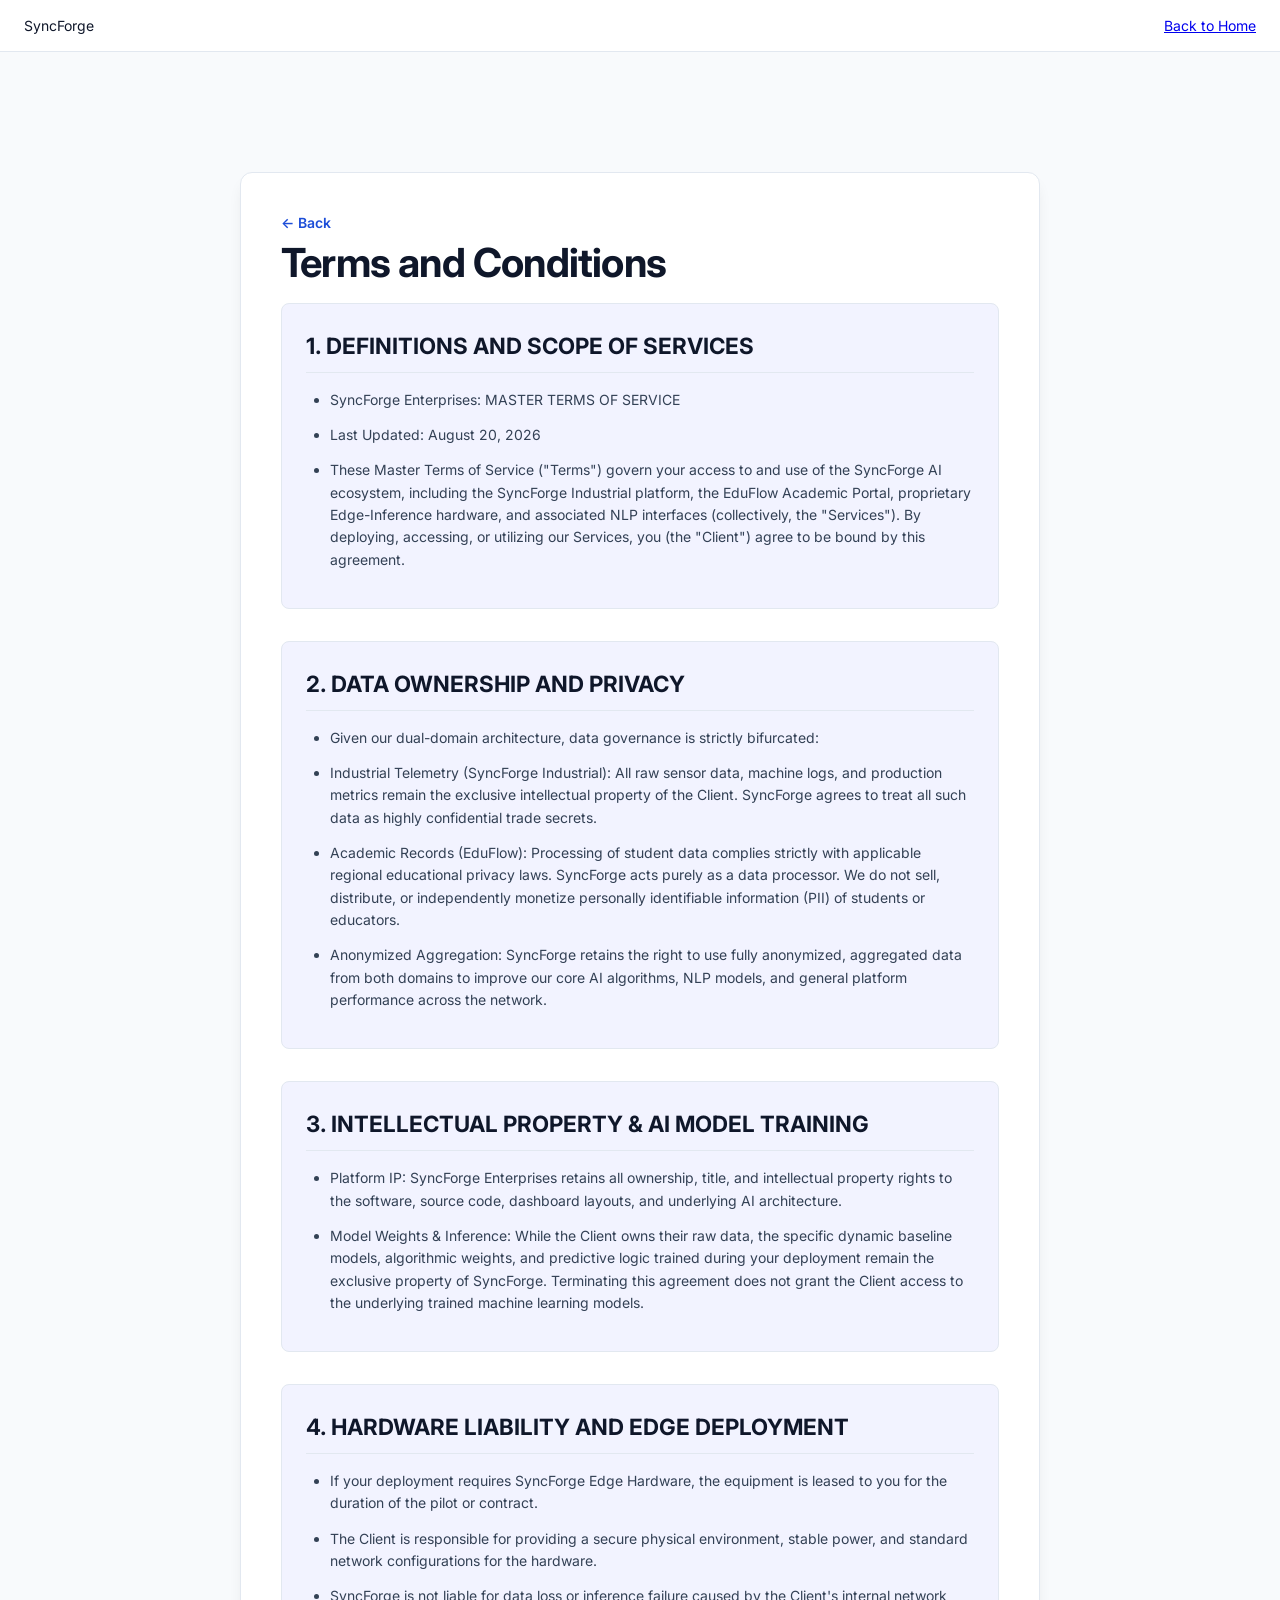
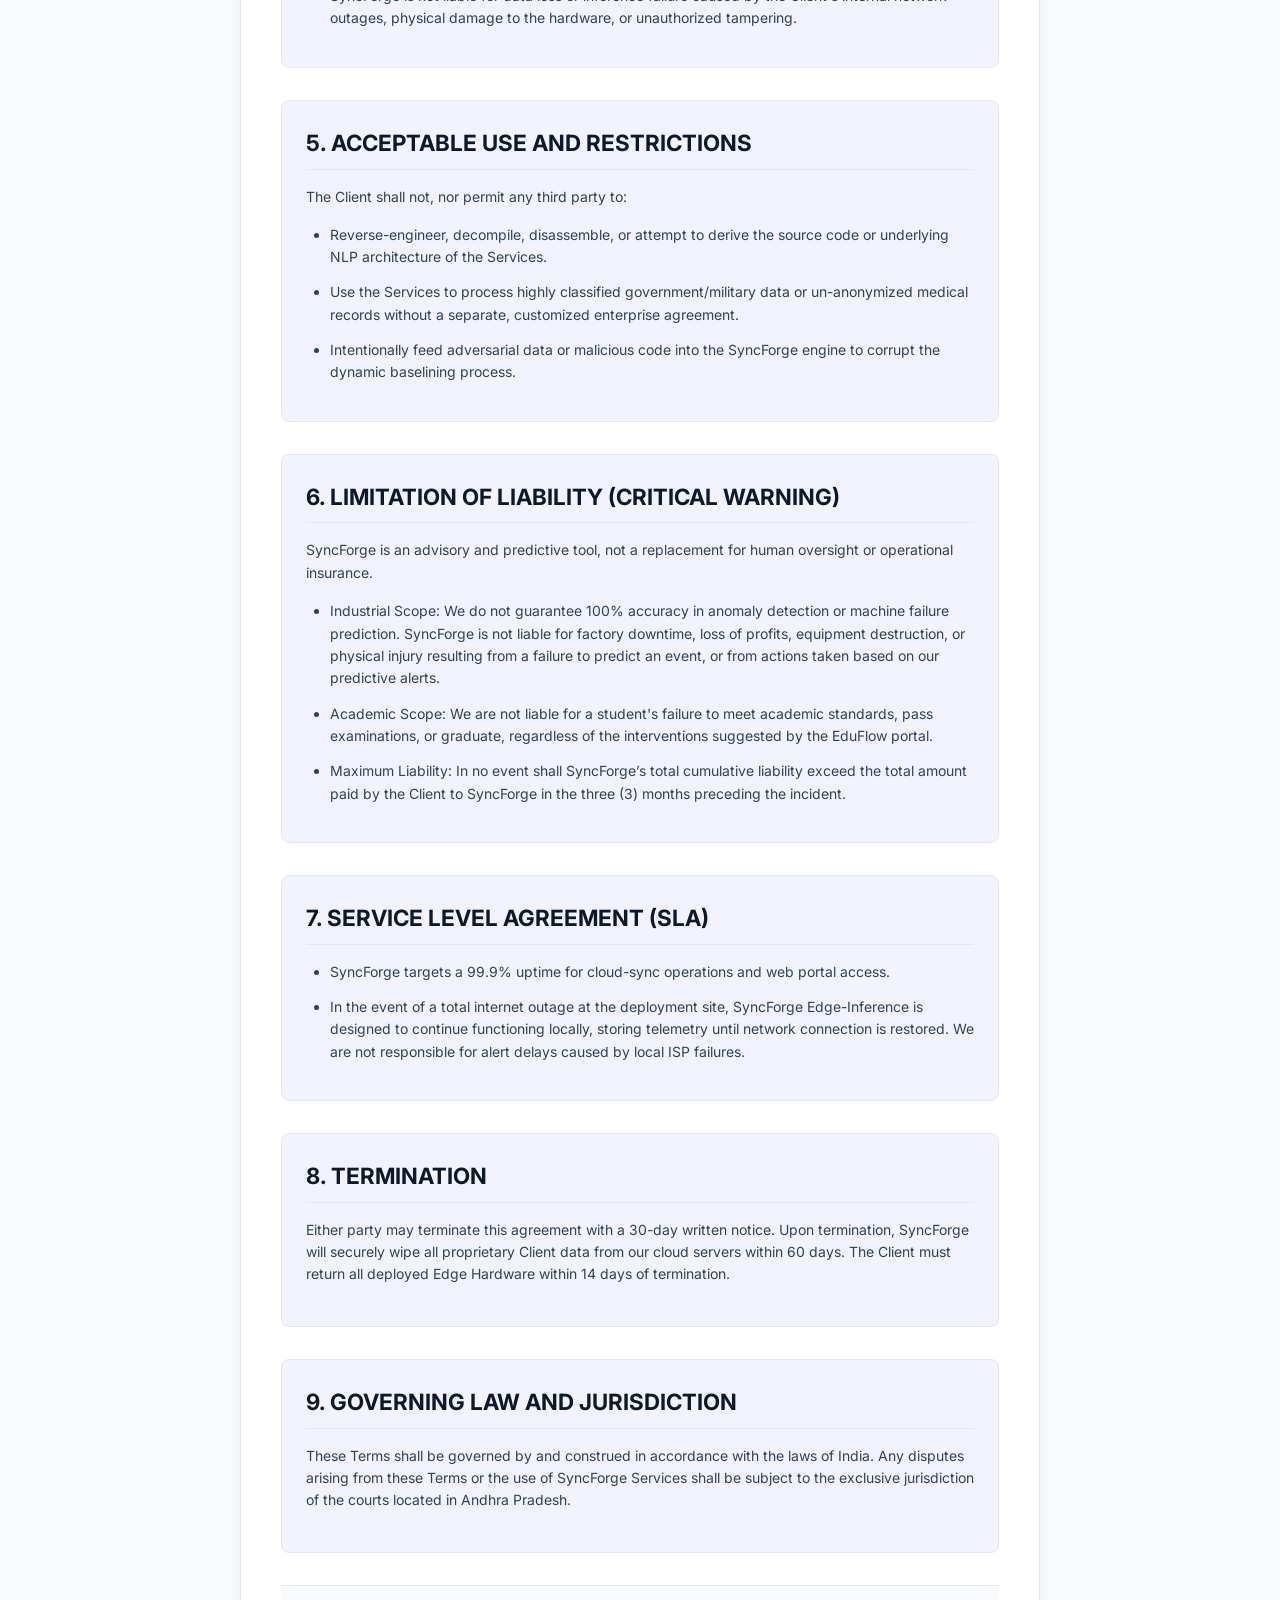
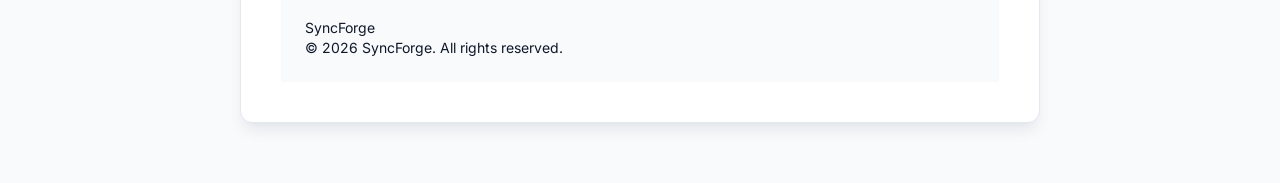
<file: terms.html>
<!DOCTYPE html>
<html lang="en">

<head>
    <meta charset="UTF-8">
    <meta name="viewport" content="width=device-width, initial-scale=1.0">
    <title>Terms and Conditions | SyncForge</title>
    <link rel="stylesheet" href="landing.css">
    <style>
        .terms-container {
            max-width: 800px;
            margin: 120px auto 60px;
            padding: 40px;
            background: var(--surface);
            border: 1px solid var(--border);
            border-radius: 12px;
            box-shadow: var(--shadow-l3);
        }
        
        .terms-title {
            font-size: 2.5rem;
            margin-bottom: 30px;
            color: var(--text-title);
            font-weight: 700;
            letter-spacing: -0.02em;
        }

        .back-link {
            display: inline-block;
            margin-bottom: 20px;
            color: var(--primary);
            text-decoration: none;
            font-weight: 600;
            transition: color 0.3s;
        }

        .back-link:hover {
            color: var(--primary-hover);
        }

        .terms-content {
            color: var(--text-body);
            line-height: 1.6;
        }

        .terms-section {
            margin-bottom: 2rem;
            padding: 1.5rem;
            background: var(--surface-low);
            border-radius: 8px;
            border: 1px solid var(--border);
            transition: transform 0.3s ease, background 0.3s ease;
        }

        .terms-section:hover {
            transform: translateY(-2px);
            background: var(--surface-well);
        }

        .terms-section h2 {
            color: var(--text-title);
            font-size: 1.4rem;
            margin-bottom: 1rem;
            margin-top: 0;
            border-bottom: 1px solid var(--border);
            padding-bottom: 0.5rem;
        }

        .terms-section ul {
            list-style-type: disc;
            padding-left: 1.5rem;
            margin-top: 0.5rem;
        }

        .terms-section li {
            margin-bottom: 0.8rem;
        }

        .terms-section p {
            margin-bottom: 1rem;
        }
    </style>
</head>

<body>
    <!-- Navbar (Simplified) -->
    <nav class="navbar">
        <div class="nav-header">
            <div class="logo">Sync<span>Forge</span></div>
        </div>
        <div class="nav-links">
            <a href="index.html">Back to Home</a>
        </div>
    </nav>

    <!-- Main Content -->
    <div class="terms-container">
        <a href="index.html" class="back-link">&larr; Back</a>
        <h1 class="terms-title">Terms and Conditions</h1>
        
        <!-- Empty Content Area for terms -->
        <div class="terms-content">
            <section class="terms-section">
                <h2>1. DEFINITIONS AND SCOPE OF SERVICES</h2>
                <ul>
                    <li>SyncForge Enterprises: MASTER TERMS OF SERVICE</li>
                    <li>Last Updated: August 20, 2026</li>
                    <li>These Master Terms of Service ("Terms") govern your access to and use of the SyncForge AI ecosystem, including the SyncForge Industrial platform, the EduFlow Academic Portal, proprietary Edge-Inference hardware, and associated NLP interfaces (collectively, the "Services"). By deploying, accessing, or utilizing our Services, you (the "Client") agree to be bound by this agreement.</li>
                </ul>
            </section>

            <section class="terms-section">
                <h2>2. DATA OWNERSHIP AND PRIVACY</h2>
                <ul>
                    <li>Given our dual-domain architecture, data governance is strictly bifurcated:</li>
                    <li>Industrial Telemetry (SyncForge Industrial): All raw sensor data, machine logs, and production metrics remain the exclusive intellectual property of the Client. SyncForge agrees to treat all such data as highly confidential trade secrets.</li>
                    <li>Academic Records (EduFlow): Processing of student data complies strictly with applicable regional educational privacy laws. SyncForge acts purely as a data processor. We do not sell, distribute, or independently monetize personally identifiable information (PII) of students or educators.</li>
                    <li>Anonymized Aggregation: SyncForge retains the right to use fully anonymized, aggregated data from both domains to improve our core AI algorithms, NLP models, and general platform performance across the network.</li>
                </ul>
            </section>

            <section class="terms-section">
                <h2>3. INTELLECTUAL PROPERTY & AI MODEL TRAINING</h2>
                <ul>
                    <li>Platform IP: SyncForge Enterprises retains all ownership, title, and intellectual property rights to the software, source code, dashboard layouts, and underlying AI architecture.</li>
                    <li>Model Weights & Inference: While the Client owns their raw data, the specific dynamic baseline models, algorithmic weights, and predictive logic trained during your deployment remain the exclusive property of SyncForge. Terminating this agreement does not grant the Client access to the underlying trained machine learning models.</li>
                </ul>
            </section>

            <section class="terms-section">
                <h2>4. HARDWARE LIABILITY AND EDGE DEPLOYMENT</h2>
                <ul>
                    <li>If your deployment requires SyncForge Edge Hardware, the equipment is leased to you for the duration of the pilot or contract.</li>
                    <li>The Client is responsible for providing a secure physical environment, stable power, and standard network configurations for the hardware.</li>
                    <li>SyncForge is not liable for data loss or inference failure caused by the Client's internal network outages, physical damage to the hardware, or unauthorized tampering.</li>
                </ul>
            </section>
            
            <section class="terms-section">
                <h2>5. ACCEPTABLE USE AND RESTRICTIONS</h2>
                <p>The Client shall not, nor permit any third party to:</p>
                <ul>
                    <li>Reverse-engineer, decompile, disassemble, or attempt to derive the source code or underlying NLP architecture of the Services.</li>
                    <li>Use the Services to process highly classified government/military data or un-anonymized medical records without a separate, customized enterprise agreement.</li>
                    <li>Intentionally feed adversarial data or malicious code into the SyncForge engine to corrupt the dynamic baselining process.</li>
                </ul>
            </section>

            <section class="terms-section">
                <h2>6. LIMITATION OF LIABILITY (CRITICAL WARNING)</h2>
                <p>SyncForge is an advisory and predictive tool, not a replacement for human oversight or operational insurance.</p>
                <ul>
                    <li>Industrial Scope: We do not guarantee 100% accuracy in anomaly detection or machine failure prediction. SyncForge is not liable for factory downtime, loss of profits, equipment destruction, or physical injury resulting from a failure to predict an event, or from actions taken based on our predictive alerts.</li>
                    <li>Academic Scope: We are not liable for a student's failure to meet academic standards, pass examinations, or graduate, regardless of the interventions suggested by the EduFlow portal.</li>
                    <li>Maximum Liability: In no event shall SyncForge’s total cumulative liability exceed the total amount paid by the Client to SyncForge in the three (3) months preceding the incident.</li>
                </ul>
            </section>

            <section class="terms-section">
                <h2>7. SERVICE LEVEL AGREEMENT (SLA)</h2>
                <ul>
                    <li>SyncForge targets a 99.9% uptime for cloud-sync operations and web portal access.</li>
                    <li>In the event of a total internet outage at the deployment site, SyncForge Edge-Inference is designed to continue functioning locally, storing telemetry until network connection is restored. We are not responsible for alert delays caused by local ISP failures.</li>
                </ul>
            </section>

            <section class="terms-section">
                <h2>8. TERMINATION</h2>
                <p>Either party may terminate this agreement with a 30-day written notice. Upon termination, SyncForge will securely wipe all proprietary Client data from our cloud servers within 60 days. The Client must return all deployed Edge Hardware within 14 days of termination.</p>
            </section>
            
            <section class="terms-section">
                <h2>9. GOVERNING LAW AND JURISDICTION</h2>
                <p>These Terms shall be governed by and construed in accordance with the laws of India. Any disputes arising from these Terms or the use of SyncForge Services shall be subject to the exclusive jurisdiction of the courts located in Andhra Pradesh.</p>
            </section>
        </div>

    <!-- Footer -->
    <footer class="footer">
        <div class="footer-content">
            <div class="footer-logo">Sync<span>Forge</span></div>
            <p>&copy; 2026 SyncForge. All rights reserved.</p>
        </div>
    </footer>
</body>

</html>
</file>
<file: landing.css>
@import url('https://fonts.googleapis.com/css2?family=Inter:wght@400;500;600;700&family=JetBrains+Mono:wght@400;500;600;700&display=swap');

/* ─── DESIGN TOKENS (from DESIGN.md) ─── */
:root {
  /* Surface */
  --surface: #ffffff;
  --surface-low: #f2f3ff;
  --surface-canvas: #f8fafc;
  --surface-well: #f1f5f9;

  /* Primary */
  --primary: #1d4ed8;
  --primary-hover: #1e40af;
  --primary-active: #1e3a8a;

  /* Secondary */
  --secondary: #0d9488;

  /* Text tiers */
  --text-title: #0f172a;
  --text-body: #334155;
  --text-meta: #64748b;

  /* Borders */
  --border: #e2e8f0;
  --border-strong: #cbd5e1;

  /* Alerts */
  --error: #dc2626;
  --warning: #d97706;
  --offline: #94a3b8;

  /* Radii (DESIGN.md) */
  --r-control: 4px;
  /* buttons, inputs */
  --r-card: 8px;
  /* module cards */
  --r-modal: 12px;
  /* dialogs, flyouts */

  /* Shadows (DESIGN.md elevation) */
  --shadow-l1: 0 1px 2px 0 rgba(15, 23, 42, 0.04);
  --shadow-l2: 0 4px 6px -1px rgba(15, 23, 42, 0.06), 0 2px 4px -2px rgba(15, 23, 42, 0.04);
  --shadow-l3: 0 10px 15px -3px rgba(15, 23, 42, 0.08), 0 4px 6px -4px rgba(15, 23, 42, 0.03);

  /* Spacing (DESIGN.md — 4px base increments) */
  --sp-xs: 0.25rem;
  /* 4px  — micro gaps */
  --sp-sm: 0.5rem;
  /* 8px  — inline gaps */
  --sp-md: 0.75rem;
  /* 12px — tight stacks */
  --sp-lg: 1rem;
  /* 16px — component padding */
  --sp-xl: 1.5rem;
  /* 24px — card padding */
  --sp-2xl: 2rem;
  /* 32px — card internal sections */
  --sp-3xl: 3rem;
  /* 48px — between sections */
  --sp-4xl: 4rem;
  /* 64px — page-level section padding */
}

/* ─── RESET ─── */
*,
*::before,
*::after {
  box-sizing: border-box;
  margin: 0;
  padding: 0;
}

body {
  font-family: 'Inter', sans-serif;
  background: var(--surface-canvas);
  color: var(--text-title);
  -webkit-font-smoothing: antialiased;
  font-size: 14px;
  line-height: 20px;
}

.t-mono {
  font-family: 'JetBrains Mono', monospace;
  font-variant-numeric: tabular-nums;
}

/* ─── LAYOUT ─── */
.container {
  max-width: 1280px;
  margin: 0 auto;
  padding: var(--sp-4xl) var(--sp-xl);
}

.container.no-top {
  padding-top: 0;
}

.container.no-bottom {
  padding-bottom: 0;
}

/* ─── NAVBAR ─── */
.navbar {
  display: flex;
  align-items: center;
  justify-content: space-between;
  padding: 0 var(--sp-xl);
  height: 52px;
  background: var(--surface);
  border-bottom: 1px solid var(--border);
  position: sticky;
  top: 0;
  z-index: 100;
}

.nav-left {
  display: flex;
  align-items: center;
  gap: var(--sp-md);
}

.logo-container {
  display: flex;
  align-items: center;
  gap: var(--sp-sm);
}

.logo-icon {
  width: 26px;
  height: 26px;
  background: var(--primary);
  color: #fff;
  display: flex;
  align-items: center;
  justify-content: center;
  border-radius: var(--r-control);
}

.logo-text {
  font-size: 15px;
  font-weight: 700;
  color: var(--text-title);
  letter-spacing: -0.01em;
}

.badge-enterprise {
  font-size: 10px;
  font-weight: 600;
  letter-spacing: 0.04em;
  text-transform: uppercase;
  background: var(--surface-low);
  color: var(--text-title);
  padding: 2px 6px;
  border-radius: var(--r-control);
}

.nav-links {
  display: flex;
  gap: var(--sp-xl);
  align-items: center;
}

.nav-link {
  color: var(--text-body);
  text-decoration: none;
  font-size: 13px;
  font-weight: 500;
  display: flex;
  align-items: center;
  gap: 3px;
}

.nav-link:hover {
  color: var(--text-title);
}

.nav-right {
  display: flex;
  align-items: center;
  gap: var(--sp-lg);
}

.client-portal {
  color: var(--text-body);
  font-size: 13px;
  font-weight: 500;
  text-decoration: none;
}

.btn-icon {
  width: 32px;
  height: 32px;
  padding: 0;
  background: var(--primary);
  color: #fff;
  border: none;
  border-radius: var(--r-control);
  display: flex;
  align-items: center;
  justify-content: center;
  cursor: pointer;
}

/* ─── BUTTONS ─── */
.btn {
  display: inline-flex;
  align-items: center;
  justify-content: center;
  gap: var(--sp-sm);
  padding: 6px 12px;
  font-size: 13px;
  font-weight: 600;
  border-radius: var(--r-control);
  border: none;
  cursor: pointer;
  transition: background 120ms;
}

.btn-primary {
  background: var(--primary);
  color: #fff;
}

.btn-primary:hover {
  background: var(--primary-hover);
}

.btn-outline {
  background: #fff;
  color: var(--text-body);
  border: 1px solid var(--border);
}

.btn-outline:hover {
  background: var(--surface-canvas);
  border-color: var(--border-strong);
  color: var(--text-title);
}

/* ─── HERO ─── */
.hero {
  display: grid;
  grid-template-columns: 1fr 1fr;
  gap: var(--sp-4xl);
  align-items: center;
  padding-bottom: var(--sp-4xl);
}

.hero-badge {
  display: inline-flex;
  align-items: center;
  gap: var(--sp-sm);
  background: #f0fdfa;
  color: var(--secondary);
  border: 1px solid #ccfbf1;
  padding: 3px 8px;
  border-radius: var(--r-control);
  font-size: 11px;
  font-weight: 600;
  letter-spacing: 0.03em;
  margin-bottom: var(--sp-lg);
}

.hero-badge .dot {
  width: 6px;
  height: 6px;
  background: var(--secondary);
  border-radius: 9999px;
}

.hero-title {
  font-size: 36px;
  font-weight: 600;
  line-height: 44px;
  letter-spacing: -0.025em;
  color: var(--text-title);
  margin-bottom: var(--sp-lg);
}

.hero-title .highlight {
  color: var(--primary);
}

.hero-desc {
  font-size: 16px;
  line-height: 24px;
  letter-spacing: -0.005em;
  color: var(--text-body);
  margin-bottom: var(--sp-xl);
}

.hero-actions {
  display: flex;
  gap: var(--sp-md);
  margin-bottom: var(--sp-lg);
}

.hero-checks {
  display: flex;
  align-items: center;
  gap: var(--sp-lg);
}

.hero-check {
  display: flex;
  align-items: center;
  gap: 6px;
  font-size: 12px;
  font-weight: 500;
  color: var(--text-meta);
}

.hero-check svg {
  width: 14px;
  height: 14px;
  color: var(--secondary);
}

.hero-check-divider {
  width: 3px;
  height: 3px;
  background: var(--border-strong);
  border-radius: 9999px;
}

/* ─── TELEMETRY PANEL ─── */
.telemetry-panel {
  background: var(--surface-canvas);
  border: 1px solid var(--border);
  border-radius: var(--r-modal);
  padding: var(--sp-lg);
  display: flex;
  flex-direction: column;
  gap: var(--sp-md);
  box-shadow: var(--shadow-l1);
}

.telemetry-header {
  display: flex;
  justify-content: space-between;
  align-items: center;
}

.telemetry-title {
  display: flex;
  align-items: center;
  gap: var(--sp-sm);
  font-size: 11px;
  font-weight: 600;
  letter-spacing: 0.03em;
  font-family: 'JetBrains Mono', monospace;
  color: var(--text-title);
}

.telemetry-title .dot {
  width: 7px;
  height: 7px;
  background: var(--secondary);
  border-radius: 9999px;
}

.telemetry-tags {
  display: flex;
  gap: var(--sp-sm);
}

.telemetry-tag {
  font-size: 11px;
  font-weight: 500;
  padding: 2px 6px;
  border: 1px solid var(--border);
  border-radius: var(--r-control);
  background: var(--surface);
}

.telemetry-tag.blue {
  background: #eff6ff;
  color: var(--primary);
  border-color: #dbeafe;
}

.telemetry-grid {
  display: grid;
  grid-template-columns: 1fr 1fr;
  gap: var(--sp-md);
}

.tel-box {
  background: var(--surface);
  border: 1px solid var(--border);
  border-radius: var(--r-card);
  padding: var(--sp-md) var(--sp-lg);
  display: flex;
  flex-direction: column;
  gap: 4px;
  box-shadow: var(--shadow-l1);
}

.tel-box-label {
  font-size: 11px;
  font-weight: 600;
  letter-spacing: 0.03em;
  color: var(--text-meta);
}

.tel-box-row {
  display: flex;
  justify-content: space-between;
  align-items: baseline;
}

.tel-box-value {
  font-family: 'JetBrains Mono', monospace;
  font-variant-numeric: tabular-nums;
  font-size: 22px;
  font-weight: 600;
  letter-spacing: -0.03em;
  color: var(--text-title);
}

.tel-box-unit {
  font-size: 12px;
  font-weight: 500;
  color: var(--text-meta);
  margin-left: 2px;
}

.tel-status {
  font-size: 11px;
  font-weight: 600;
  color: var(--secondary);
}

.tel-status.blue {
  color: var(--primary);
}

.telemetry-chart-box {
  background: var(--surface);
  border: 1px solid var(--border);
  border-radius: var(--r-card);
  padding: var(--sp-md) var(--sp-lg);
  box-shadow: var(--shadow-l1);
}

.chart-header {
  display: flex;
  justify-content: space-between;
  font-size: 11px;
  font-weight: 600;
  color: var(--text-meta);
  margin-bottom: var(--sp-md);
}

.chart-header .delta {
  color: var(--secondary);
}

.chart-body {
  height: 36px;
  position: relative;
  display: flex;
  align-items: center;
}

.chart-dashed {
  position: absolute;
  width: 100%;
  border-top: 1px dashed var(--border-strong);
  top: 50%;
  z-index: 1;
}

.chart-svg {
  width: 100%;
  height: 36px;
  overflow: visible;
  position: relative;
  z-index: 2;
}

.chart-svg path {
  stroke: var(--primary);
  stroke-width: 1.5;
  fill: none;
}

.alert-box {
  background: #fef2f2;
  border: 1px solid #fecaca;
  border-radius: var(--r-card);
  padding: var(--sp-md) var(--sp-lg);
  display: flex;
  justify-content: space-between;
  align-items: center;
}

.alert-content {
  display: flex;
  gap: var(--sp-md);
  align-items: flex-start;
}

.alert-icon {
  color: var(--error);
  flex-shrink: 0;
  margin-top: 2px;
}

.alert-text h4 {
  color: #b91c1c;
  font-size: 12px;
  font-weight: 700;
  margin-bottom: 2px;
}

.alert-text p {
  color: var(--error);
  font-size: 11px;
}

.alert-badge {
  background: var(--error);
  color: #fff;
  font-size: 10px;
  font-weight: 700;
  letter-spacing: 0.04em;
  padding: 2px 6px;
  border-radius: var(--r-control);
  flex-shrink: 0;
}

/* ─── SECTION CHROME ─── */
.section-label {
  display: block;
  font-size: 11px;
  font-weight: 600;
  letter-spacing: 0.03em;
  text-transform: uppercase;
  color: var(--primary);
  margin-bottom: var(--sp-sm);
}

.section-title {
  font-size: 28px;
  font-weight: 600;
  line-height: 36px;
  letter-spacing: -0.02em;
  color: var(--text-title);
  margin-bottom: var(--sp-md);
}

.section-desc {
  font-size: 14px;
  line-height: 22px;
  color: var(--text-body);
  max-width: 640px;
  margin-bottom: 0;
}

.section-header {
  margin-bottom: var(--sp-lg);
}

/* ─── ACADEMIC CARD ─── */
.academic-card {
  background: var(--surface);
  border: 1px solid var(--border);
  border-radius: var(--r-modal);
  padding: 20px;
  display: grid;
  grid-template-columns: 1.2fr 1fr;
  gap: var(--sp-xl);
  box-shadow: var(--shadow-l1);
}

.academic-badge {
  display: inline-block;
  background: #cce5ff;
  color: #004b73;
  font-size: 10px;
  font-weight: 700;
  letter-spacing: 0.04em;
  text-transform: uppercase;
  padding: 2px 8px;
  border-radius: var(--r-control);
  margin-bottom: var(--sp-md);
}

.academic-title {
  font-size: 20px;
  font-weight: 600;
  line-height: 28px;
  letter-spacing: -0.015em;
  color: var(--text-title);
  margin-bottom: var(--sp-sm);
}

.academic-desc {
  font-size: 13px;
  line-height: 20px;
  color: var(--text-body);
  margin-bottom: var(--sp-lg);
}

.academic-list {
  list-style: none;
  display: flex;
  flex-direction: column;
  gap: var(--sp-sm);
  margin-bottom: var(--sp-lg);
}

.academic-list-item {
  display: flex;
  align-items: flex-start;
  gap: var(--sp-sm);
  font-size: 13px;
  line-height: 18px;
  color: var(--text-body);
}

.academic-list-item svg {
  width: 14px;
  height: 14px;
  color: var(--secondary);
  flex-shrink: 0;
  margin-top: 2px;
}

.academic-list-item strong {
  color: var(--text-title);
  font-weight: 600;
}

.roi-label {
  font-size: 10px;
  font-weight: 700;
  letter-spacing: 0.04em;
  text-transform: uppercase;
  color: var(--text-meta);
  display: block;
  margin-bottom: var(--sp-sm);
}

.roi-grid {
  display: grid;
  grid-template-columns: repeat(3, 1fr);
  gap: var(--sp-sm);
  margin-bottom: var(--sp-lg);
}

.roi-box {
  background: var(--surface-canvas);
  border: 1px solid var(--border);
  border-radius: var(--r-card);
  padding: var(--sp-md) var(--sp-lg);
  box-shadow: var(--shadow-l1);
}

.roi-val {
  font-size: 22px;
  font-weight: 700;
  color: var(--primary);
  font-family: 'JetBrains Mono', monospace;
  letter-spacing: -0.03em;
  margin-bottom: 2px;
}

.roi-desc {
  font-size: 11px;
  line-height: 14px;
  color: var(--text-meta);
}

.academic-right {
  background: var(--surface);
  border: 1px solid var(--border);
  border-radius: var(--r-card);
  padding: var(--sp-lg);
  display: flex;
  flex-direction: column;
  gap: 0;
  box-shadow: var(--shadow-l1);
}

.matrix-header {
  display: flex;
  justify-content: space-between;
  align-items: center;
  margin-bottom: var(--sp-md);
}

.matrix-title {
  font-size: 10px;
  font-weight: 700;
  letter-spacing: 0.03em;
  color: var(--text-meta);
  font-family: 'JetBrains Mono', monospace;
}

.cohort-header {
  display: flex;
  justify-content: space-between;
  align-items: center;
  margin-bottom: var(--sp-lg);
}

.cohort-title {
  font-size: 15px;
  font-weight: 600;
  letter-spacing: -0.01em;
  color: var(--text-title);
}

.cohort-badge {
  background: #86f2e4;
  color: #006f66;
  font-size: 10px;
  font-weight: 700;
  padding: 2px 6px;
  border-radius: var(--r-control);
}

.progress-group {
  margin-bottom: var(--sp-md);
}

.progress-label-row {
  display: flex;
  justify-content: space-between;
  font-size: 12px;
  font-weight: 500;
  color: var(--text-title);
  margin-bottom: 4px;
}

.progress-val {
  font-weight: 400;
  color: var(--text-meta);
  font-size: 12px;
}

.progress-bar-bg {
  width: 100%;
  height: 4px;
  background: var(--surface-well);
  border-radius: 9999px;
  overflow: hidden;
  margin-bottom: 0;
}

.progress-bar-fill {
  height: 100%;
  border-radius: 9999px;
}

.progress-bar-fill.blue {
  background: var(--primary);
  width: 94%;
}

.progress-bar-fill.green {
  background: var(--secondary);
  width: 78%;
}

.progress-bar-fill.gray {
  background: var(--offline);
  width: 62%;
}

.matrix-footer {
  padding-top: var(--sp-md);
  margin-top: var(--sp-md);
  display: flex;
  align-items: center;
  gap: var(--sp-sm);
  font-size: 11px;
  color: var(--text-meta);
  border-top: 1px solid var(--border);
}

.matrix-footer svg {
  color: var(--secondary);
  width: 13px;
  height: 13px;
  flex-shrink: 0;
}

/* ─── FEATURE CARDS ─── */
.bg-canvas {
  background: var(--surface-canvas);
}

.cards-grid {
  display: grid;
  grid-template-columns: repeat(3, 1fr);
  gap: var(--sp-lg);
}

.feature-card {
  background: var(--surface);
  border: 1px solid var(--border);
  border-radius: var(--r-card);
  padding: var(--sp-xl);
  display: flex;
  flex-direction: column;
  box-shadow: var(--shadow-l1);
}

.fc-icon {
  width: 36px;
  height: 36px;
  background: #eff6ff;
  border-radius: var(--r-card);
  display: flex;
  align-items: center;
  justify-content: center;
  color: var(--primary);
  margin-bottom: var(--sp-lg);
}

.fc-title {
  font-size: 16px;
  font-weight: 600;
  letter-spacing: -0.01em;
  color: var(--text-title);
  margin-bottom: var(--sp-sm);
}

.fc-desc {
  font-size: 13px;
  line-height: 18px;
  color: var(--text-body);
  margin-bottom: var(--sp-lg);
  flex-grow: 1;
}

.fc-list {
  display: flex;
  flex-direction: column;
  gap: var(--sp-sm);
  margin-bottom: var(--sp-xl);
}

.fc-list-item {
  display: flex;
  align-items: center;
  gap: var(--sp-sm);
  font-size: 12px;
  font-weight: 500;
  color: var(--text-title);
}

.fc-list-item svg {
  width: 13px;
  height: 13px;
  color: var(--secondary);
}

.btn-fc {
  width: 100%;
  background: #eff6ff;
  color: var(--text-title);
  border: none;
  border-radius: var(--r-control);
  padding: 8px;
  font-size: 13px;
  font-weight: 600;
  cursor: pointer;
}

.btn-fc:hover {
  background: #e0e7ff;
}

/* ─── PIPELINE ─── */
.pipeline-grid {
  display: grid;
  grid-template-columns: repeat(3, 1fr);
  gap: var(--sp-lg);
}

.pipeline-step {
  background: var(--surface);
  border: 1px solid var(--border);
  border-radius: var(--r-card);
  padding: var(--sp-xl);
  display: flex;
  flex-direction: column;
  box-shadow: var(--shadow-l1);
}

.step-num {
  width: 32px;
  height: 32px;
  background: #eff6ff;
  color: var(--primary);
  font-size: 14px;
  font-weight: 700;
  display: flex;
  align-items: center;
  justify-content: center;
  border-radius: var(--r-control);
  margin-bottom: var(--sp-lg);
  font-family: 'JetBrains Mono', monospace;
}

.step-title {
  font-size: 16px;
  font-weight: 600;
  letter-spacing: -0.01em;
  color: var(--text-title);
  margin-bottom: var(--sp-sm);
}

.step-desc {
  font-size: 13px;
  line-height: 18px;
  color: var(--text-body);
  margin-bottom: var(--sp-xl);
  flex-grow: 1;
}

.step-footer {
  font-size: 10px;
  font-family: 'JetBrains Mono', monospace;
  color: var(--text-meta);
  font-weight: 600;
  letter-spacing: 0.03em;
  text-transform: uppercase;
}

/* ─── AI SECTION ─── */
.ai-section {
  display: grid;
  grid-template-columns: 1fr 1fr;
  gap: var(--sp-2xl);
  align-items: flex-start;
}

.ai-cards {
  display: grid;
  grid-template-columns: 1fr 1fr;
  gap: var(--sp-md);
  margin-top: var(--sp-lg);
}

.ai-card {
  background: var(--surface);
  border: 1px solid var(--border);
  border-radius: var(--r-card);
  padding: var(--sp-lg);
  box-shadow: var(--shadow-l1);
}

.ai-card-title {
  display: flex;
  align-items: center;
  gap: var(--sp-sm);
  font-size: 13px;
  font-weight: 600;
  color: var(--text-title);
  margin-bottom: var(--sp-sm);
}

.ai-card-title svg {
  width: 16px;
  height: 16px;
  color: var(--primary);
}

.ai-card-title svg.green {
  color: var(--secondary);
}

.ai-card-desc {
  font-size: 12px;
  line-height: 18px;
  color: var(--text-body);
}

.accolade-card {
  background: var(--surface);
  border: 1px solid var(--border);
  border-radius: var(--r-modal);
  padding: var(--sp-xl);
  box-shadow: var(--shadow-l1);
}

.accolade-header {
  display: flex;
  justify-content: space-between;
  align-items: center;
  margin-bottom: var(--sp-lg);
}

.accolade-label {
  font-size: 10px;
  font-weight: 700;
  letter-spacing: 0.04em;
  text-transform: uppercase;
  color: var(--text-meta);
}

.accolade-arrows {
  display: flex;
  gap: var(--sp-sm);
}

.accolade-arrows button {
  width: 24px;
  height: 24px;
  background: var(--surface-well);
  border: none;
  border-radius: var(--r-control);
  display: flex;
  align-items: center;
  justify-content: center;
  cursor: pointer;
  color: var(--text-meta);
  font-size: 12px;
}

.accolade-content {
  background: var(--surface-canvas);
  padding: var(--sp-lg);
  border-radius: var(--r-card);
  margin-bottom: var(--sp-lg);
}

.accolade-title {
  display: flex;
  align-items: center;
  gap: var(--sp-md);
  font-size: 16px;
  font-weight: 600;
  color: var(--text-title);
  margin-bottom: var(--sp-sm);
}

.accolade-title svg {
  color: var(--secondary);
  width: 18px;
  height: 18px;
}

.accolade-desc {
  font-size: 13px;
  line-height: 18px;
  color: var(--text-body);
  margin-bottom: var(--sp-lg);
}

.accolade-meta {
  display: flex;
  justify-content: space-between;
  font-size: 10px;
  font-weight: 700;
  font-family: 'JetBrains Mono', monospace;
}

.accolade-id {
  color: var(--text-meta);
}

.accolade-status {
  color: var(--secondary);
}

.accolade-footer {
  display: flex;
  justify-content: space-between;
  align-items: center;
  font-size: 13px;
  font-weight: 600;
  color: var(--text-title);
}

.accolade-link {
  color: var(--primary);
  text-decoration: none;
  display: flex;
  align-items: center;
  gap: 4px;
  font-size: 13px;
}

/* ─── STATS SECTION ─── */
.stats-section {
  text-align: center;
  margin-bottom: var(--sp-3xl);
}

.stats-title {
  font-size: 28px;
  font-weight: 600;
  letter-spacing: -0.02em;
  color: var(--text-title);
  margin-bottom: var(--sp-sm);
}

.stats-desc {
  font-size: 14px;
  line-height: 20px;
  color: var(--text-body);
  margin-bottom: var(--sp-2xl);
  max-width: 680px;
  margin-inline: auto;
}

.stats-grid {
  display: grid;
  grid-template-columns: repeat(3, 1fr);
  gap: var(--sp-lg);
}

.stat-card {
  background: var(--surface);
  border: 1px solid var(--border);
  border-radius: var(--r-card);
  padding: var(--sp-2xl) var(--sp-xl);
  display: flex;
  flex-direction: column;
  align-items: center;
  text-align: center;
  box-shadow: var(--shadow-l1);
}

.stat-num {
  font-size: 40px;
  font-weight: 700;
  font-family: 'JetBrains Mono', monospace;
  font-variant-numeric: tabular-nums;
  line-height: 1;
  letter-spacing: -0.04em;
  margin-bottom: var(--sp-md);
}

.stat-card.red .stat-num {
  color: var(--error);
}

.stat-card.green .stat-num {
  color: var(--secondary);
}

.stat-card.blue .stat-num {
  color: var(--primary);
}

.stat-label {
  font-size: 14px;
  font-weight: 600;
  color: var(--text-title);
  margin-bottom: var(--sp-sm);
}

.stat-text {
  font-size: 13px;
  line-height: 18px;
  color: var(--text-body);
}

/* ─── MODULES IN ACTION ─── */
.modules-label {
  font-size: 10px;
  font-weight: 700;
  letter-spacing: 0.04em;
  text-transform: uppercase;
  color: var(--text-meta);
  margin-bottom: var(--sp-md);
  display: block;
}

.modules-grid {
  display: grid;
  grid-template-columns: repeat(4, 1fr);
  gap: var(--sp-md);
  margin-bottom: var(--sp-3xl);
}

.module-card {
  background: var(--surface);
  border: 1px solid var(--border);
  border-radius: var(--r-card);
  padding: var(--sp-lg);
  display: flex;
  flex-direction: column;
  box-shadow: var(--shadow-l1);
}

.module-title {
  font-size: 13px;
  font-weight: 600;
  color: var(--text-title);
  margin-bottom: var(--sp-sm);
}

.module-desc {
  font-size: 12px;
  line-height: 18px;
  color: var(--text-body);
  flex-grow: 1;
  margin-bottom: var(--sp-lg);
}

.module-link {
  color: var(--primary);
  font-size: 12px;
  font-weight: 600;
  text-decoration: none;
}

/* ─── PRICING ─── */
.pricing-section {
  background: var(--surface-canvas);
  padding: var(--sp-3xl) 0;
}

.pricing-header {
  text-align: center;
  margin-bottom: var(--sp-xl);
}

.pricing-title {
  font-size: 28px;
  font-weight: 600;
  letter-spacing: -0.02em;
  color: var(--text-title);
  margin-bottom: var(--sp-sm);
}

.pricing-desc {
  font-size: 14px;
  color: var(--text-body);
}

/* Tabs */
.pricing-tabs {
  display: inline-flex;
  background: var(--surface-well);
  padding: 3px;
  border-radius: 6px;
  margin-bottom: var(--sp-2xl);
  position: relative;
  left: 50%;
  transform: translateX(-50%);
}

.pricing-tab {
  padding: 6px 16px;
  font-size: 12px;
  font-weight: 600;
  color: var(--text-meta);
  cursor: pointer;
  border-radius: var(--r-control);
  transition: all 150ms;
}

.pricing-tab.active {
  background: var(--surface);
  color: var(--text-title);
  box-shadow: 0 1px 2px rgba(15, 23, 42, 0.05);
  border: 1px solid var(--border-strong);
}

/* Cards */
.pricing-grid {
  display: grid;
  grid-template-columns: repeat(3, 1fr);
  gap: var(--sp-lg);
  align-items: stretch;
}

.pricing-card {
  background: var(--surface);
  border: 1px solid var(--border);
  border-radius: var(--r-modal);
  padding: var(--sp-xl);
  display: flex;
  flex-direction: column;
  position: relative;
  box-shadow: var(--shadow-l1);
}

.pricing-card.popular {
  border: 2px solid var(--primary);
  box-shadow: var(--shadow-l2);
}

.popular-badge {
  position: absolute;
  top: -11px;
  left: 50%;
  transform: translateX(-50%);
  background: var(--primary);
  color: #fff;
  font-size: 10px;
  font-weight: 700;
  padding: 3px 10px;
  border-radius: var(--r-control);
  text-transform: uppercase;
  letter-spacing: 0.04em;
  white-space: nowrap;
}

.tier-label {
  font-size: 10px;
  font-weight: 700;
  color: var(--text-meta);
  text-transform: uppercase;
  letter-spacing: 0.04em;
  margin-bottom: var(--sp-sm);
  font-family: 'JetBrains Mono', monospace;
}

.pricing-card.popular .tier-label {
  color: var(--primary);
}

.tier-name {
  font-size: 22px;
  font-weight: 600;
  letter-spacing: -0.015em;
  color: var(--text-title);
  margin-bottom: var(--sp-sm);
}

.tier-desc {
  font-size: 13px;
  line-height: 18px;
  color: var(--text-body);
  margin-bottom: var(--sp-lg);
  min-height: 36px;
}

.tier-price {
  font-size: 32px;
  font-weight: 700;
  font-family: 'JetBrains Mono', monospace;
  font-variant-numeric: tabular-nums;
  letter-spacing: -0.04em;
  color: var(--text-title);
  margin-bottom: var(--sp-lg);
}

.tier-price-period {
  font-size: 13px;
  font-weight: 400;
  color: var(--text-meta);
  font-family: 'Inter', sans-serif;
}

.tier-price.custom {
  font-size: 26px;
}

.tier-features {
  list-style: none;
  margin-bottom: var(--sp-xl);
  flex-grow: 1;
  display: flex;
  flex-direction: column;
  gap: var(--sp-md);
}

.tier-feature {
  display: flex;
  align-items: flex-start;
  gap: var(--sp-sm);
  font-size: 13px;
  color: var(--text-title);
}

.tier-feature.missing {
  color: var(--text-meta);
}

.tier-feature svg {
  width: 14px;
  height: 14px;
  margin-top: 2px;
  flex-shrink: 0;
}

.tier-feature.included svg {
  color: var(--secondary);
}

.tier-feature.missing svg {
  color: var(--offline);
}

.btn-pricing {
  width: 100%;
  padding: 8px;
  border-radius: var(--r-control);
  font-weight: 600;
  font-size: 13px;
  border: 1px solid var(--border);
  cursor: pointer;
}

.btn-pricing.outline {
  background: var(--surface-canvas);
  color: var(--text-title);
}

.btn-pricing.solid {
  background: var(--primary);
  color: #fff;
  border-color: var(--primary);
}

.btn-pricing.solid:hover {
  background: var(--primary-hover);
}

/* ─── FOOTER ─── */
.footer {
  background: var(--surface-canvas);
  border-top: 1px solid var(--border);
  padding: var(--sp-2xl) var(--sp-xl) var(--sp-xl);
}

.footer-inner {
  max-width: 1280px;
  margin: 0 auto;
}

.footer-grid {
  display: grid;
  grid-template-columns: repeat(5, 1fr);
  gap: var(--sp-xl);
  margin-bottom: var(--sp-2xl);
}

.footer-col h4 {
  font-size: 10px;
  font-weight: 700;
  letter-spacing: 0.04em;
  text-transform: uppercase;
  color: var(--text-meta);
  margin-bottom: var(--sp-lg);
}

.footer-col ul {
  list-style: none;
  display: flex;
  flex-direction: column;
  gap: var(--sp-md);
}

.footer-col a {
  color: var(--text-body);
  text-decoration: none;
  font-size: 13px;
}

.footer-col a:hover {
  color: var(--text-title);
}

.footer-status-item {
  display: flex;
  align-items: center;
  gap: var(--sp-sm);
  font-size: 12px;
  font-weight: 500;
  color: var(--text-title);
  margin-bottom: var(--sp-md);
}

.footer-status-item svg {
  width: 14px;
  height: 14px;
  color: var(--secondary);
}

.footer-status-item .dot {
  width: 7px;
  height: 7px;
  background: var(--secondary);
  border-radius: 9999px;
  flex-shrink: 0;
}

.footer-bottom {
  padding-top: var(--sp-lg);
  border-top: 1px solid var(--border);
  display: flex;
  justify-content: space-between;
  align-items: center;
}

.footer-copy {
  font-size: 12px;
  color: var(--text-meta);
}

.footer-links-bottom {
  display: flex;
  gap: var(--sp-xl);
  align-items: center;
}

.footer-links-bottom a {
  color: var(--text-meta);
  text-decoration: none;
  font-size: 12px;
}

.footer-node {
  font-family: 'JetBrains Mono', monospace;
  font-size: 10px;
  color: var(--text-meta);
}

/* ─── SVG RESET ─── */
svg {
  stroke-width: 1.75;
  fill: none;
  stroke: currentColor;
  stroke-linecap: round;
  stroke-linejoin: round;
}

svg text {
  stroke: none;
  fill: currentColor;
}

/* ─── MODAL ─── */
.modal-overlay {
  position: fixed;
  inset: 0;
  z-index: 1000;
  background: rgba(15, 23, 42, 0.55);
  backdrop-filter: blur(4px);
  -webkit-backdrop-filter: blur(4px);
  display: flex;
  align-items: center;
  justify-content: center;
  padding: var(--sp-xl);
  opacity: 0;
  pointer-events: none;
  transition: opacity 200ms ease;
}

.modal-overlay.modal-open {
  opacity: 1;
  pointer-events: all;
}

.modal-overlay.modal-open .modal-card {
  transform: translateY(0);
  opacity: 1;
}

.modal-card {
  background: var(--surface);
  border-radius: var(--r-modal);
  width: 100%;
  max-width: 460px;
  max-height: calc(100vh - 100px);
  overflow-y: auto;
  padding: var(--sp-xl);
  box-shadow: var(--shadow-l3), 0 0 0 1px rgba(15, 23, 42, 0.05);
  transform: translateY(12px);
  opacity: 0;
  transition: transform 220ms cubic-bezier(0.16, 1, 0.3, 1), opacity 220ms ease;
}

/* Show/hide signup vs login views */
.modal-view {
  display: none;
}
.modal-view.active {
  display: block;
}

.modal-header {
  display: flex;
  justify-content: space-between;
  align-items: flex-start;
  margin-bottom: var(--sp-lg);
}

.modal-title {
  font-size: 20px;
  font-weight: 700;
  letter-spacing: -0.02em;
  color: var(--text-title);
  margin-bottom: 2px;
}

.modal-subtitle {
  font-size: 13px;
  color: var(--text-meta);
}

.modal-close {
  width: 28px;
  height: 28px;
  flex-shrink: 0;
  background: var(--surface-well);
  border: none;
  border-radius: var(--r-card);
  display: flex;
  align-items: center;
  justify-content: center;
  cursor: pointer;
  color: var(--text-meta);
  margin-left: var(--sp-lg);
  transition: background 120ms;
}

.modal-close:hover {
  background: var(--border);
  color: var(--text-title);
}

/* Form */
.modal-form {
  display: flex;
  flex-direction: column;
  gap: var(--sp-md);
}

.form-group {
  display: flex;
  flex-direction: column;
  gap: 5px;
}

.form-label {
  font-size: 11px;
  font-weight: 700;
  letter-spacing: 0.05em;
  text-transform: uppercase;
  color: var(--text-title);
}

.form-input {
  height: 38px;
  width: 100%;
  padding: 0 var(--sp-md);
  background: var(--surface-canvas);
  border: 1px solid var(--border-strong);
  border-radius: var(--r-control);
  font-size: 13px;
  color: var(--text-title);
  font-family: 'Inter', sans-serif;
  outline: none;
  transition: border-color 120ms, box-shadow 120ms;
}

.form-input::placeholder {
  color: var(--text-meta);
}

.form-input:focus {
  border-color: var(--primary);
  box-shadow: 0 0 0 3px rgba(29, 78, 216, 0.12);
  background: var(--surface);
}

/* Select */
.form-select-wrap {
  position: relative;
}

.form-select {
  height: 38px;
  width: 100%;
  padding: 0 var(--sp-3xl) 0 var(--sp-md);
  background: var(--surface-canvas);
  border: 1px solid var(--border-strong);
  border-radius: var(--r-control);
  font-size: 13px;
  color: var(--text-title);
  font-family: 'Inter', sans-serif;
  outline: none;
  appearance: none;
  cursor: pointer;
  transition: border-color 120ms;
}

.form-select:focus {
  border-color: var(--primary);
  box-shadow: 0 0 0 3px rgba(29, 78, 216, 0.12);
}

.select-chevron {
  position: absolute;
  right: 14px;
  top: 50%;
  transform: translateY(-50%);
  pointer-events: none;
  color: var(--text-meta);
  stroke-width: 2;
}

/* Checkbox */
.form-checkbox-row {
  display: flex;
  align-items: center;
  gap: var(--sp-md);
}

.form-checkbox {
  width: 16px;
  height: 16px;
  flex-shrink: 0;
  border: 1px solid var(--border-strong);
  border-radius: 3px;
  accent-color: var(--primary);
  cursor: pointer;
}

.form-checkbox-label {
  font-size: 13px;
  color: var(--text-body);
  cursor: pointer;
}

.modal-link {
  color: var(--primary);
  text-decoration: none;
  font-weight: 500;
}

.modal-link:hover {
  text-decoration: underline;
}

/* Buttons */
.btn-modal-primary {
  width: 100%;
  height: 40px;
  background: var(--primary);
  color: #fff;
  border: none;
  border-radius: var(--r-control);
  font-size: 14px;
  font-weight: 700;
  cursor: pointer;
  transition: background 120ms;
}

.btn-modal-primary:hover {
  background: var(--primary-hover);
}

.modal-or {
  display: flex;
  align-items: center;
  gap: var(--sp-lg);
  font-size: 12px;
  font-weight: 600;
  color: var(--text-meta);
  text-align: center;
}

.modal-or::before,
.modal-or::after {
  content: '';
  flex: 1;
  height: 1px;
  background: var(--border);
}

.btn-modal-google {
  width: 100%;
  height: 40px;
  background: #eef0ff;
  color: var(--text-title);
  border: 1px solid var(--border);
  border-radius: var(--r-control);
  font-size: 13px;
  font-weight: 600;
  cursor: pointer;
  display: flex;
  align-items: center;
  justify-content: center;
  gap: var(--sp-sm);
  transition: background 120ms;
}

.btn-modal-google:hover {
  background: #e0e4ff;
}

.btn-modal-google svg {
  color: var(--secondary);
}

.modal-login-text {
  text-align: center;
  font-size: 13px;
  color: var(--text-meta);
}/* --- PITCH DECK SLIDER --- */
.slide {
    display: none;
    width: 100%;
}
.slide.active {
    display: block;
}
.dot {
    cursor: pointer;
    height: 8px;
    width: 8px;
    background-color: var(--border);
    border-radius: 50%;
    display: inline-block;
    transition: background-color 0.2s ease;
}
.dot.active, .dot:hover {
    background-color: var(--primary);
}
/* --- NAVBAR DROPDOWN --- */
.nav-dropdown-wrapper {
  position: relative;
  display: inline-block;
}

.nav-dropdown-menu {
  position: absolute;
  top: 100%;
  left: 0;
  margin-top: 12px;
  background-color: var(--surface);
  min-width: 260px;
  border-radius: var(--r-sm);
  box-shadow: var(--shadow-l3), 0 0 0 1px rgba(15, 23, 42, 0.05);
  padding: 12px 0;
  opacity: 0;
  pointer-events: none;
  transform: translateY(10px);
  transition: all 200ms ease;
  z-index: 100;
}

.nav-dropdown-wrapper:hover .nav-dropdown-menu {
  opacity: 1;
  pointer-events: auto;
  transform: translateY(0);
}

/* Invisible bridge so mouse doesn't lose hover between link and menu */
.nav-dropdown-wrapper::after {
  content: '';
  position: absolute;
  top: 100%;
  left: 0;
  width: 100%;
  height: 12px;
}

.nav-dropdown-menu a {
  display: block;
  padding: 10px 24px;
  color: var(--text-secondary);
  text-decoration: none;
  font-size: 14px;
  font-weight: 500;
  transition: all 150ms ease;
}

.nav-dropdown-menu a:hover {
  background-color: var(--bg);
  color: var(--primary);
}

/* Ensure the wrapper respects flex layout of nav-links */
.nav-links {
  display: flex;
  align-items: center;
}
/* --- DISABLED LINKS & BADGES --- */
a.disabled-link {
  color: #94a3b8 !important;
  pointer-events: none;
  cursor: default;
  display: flex;
  align-items: center;
  justify-content: space-between;
}

.coming-soon {
  font-size: 9px;
  text-transform: uppercase;
  background-color: #f1f5f9;
  color: #64748b;
  padding: 2px 6px;
  border-radius: 4px;
  font-weight: 700;
  letter-spacing: 0.5px;
  margin-left: 8px;
}

/* ═══════════════════════════════════════════════
   HAMBURGER MENU (hidden on desktop, visible on ≤1024px)
   ═══════════════════════════════════════════════ */
.hamburger {
  display: none;
  flex-direction: column;
  justify-content: center;
  gap: 5px;
  width: 36px;
  height: 36px;
  padding: 6px;
  background: transparent;
  border: 1px solid var(--border);
  border-radius: var(--r-control);
  cursor: pointer;
  z-index: 200;
  transition: all 200ms ease;
}

.hamburger span {
  display: block;
  width: 100%;
  height: 2px;
  background: var(--text-title);
  border-radius: 2px;
  transition: transform 300ms cubic-bezier(0.4, 0, 0.2, 1),
              opacity 200ms ease;
  transform-origin: center;
}

.hamburger.active span:nth-child(1) {
  transform: translateY(7px) rotate(45deg);
}
.hamburger.active span:nth-child(2) {
  opacity: 0;
  transform: scaleX(0);
}
.hamburger.active span:nth-child(3) {
  transform: translateY(-7px) rotate(-45deg);
}

/* ═══════════════════════════════════════════════
   GLOBAL SMOOTH TRANSITIONS
   ═══════════════════════════════════════════════ */
.container,
.hero,
.hero-title,
.hero-desc,
.hero-actions,
.hero-checks,
.section-title,
.section-desc,
.academic-card,
.cards-grid,
.pipeline-grid,
.ai-section,
.stats-grid,
.modules-grid,
.pricing-grid,
.footer-grid,
.footer-bottom,
.footer-links-bottom,
.telemetry-panel,
.navbar,
.nav-right,
.pricing-tabs,
.pricing-card,
.feature-card,
.stat-card,
.module-card,
.accolade-card,
.modal-card {
  transition: all 300ms cubic-bezier(0.4, 0, 0.2, 1);
}

/* ═══════════════════════════════════════════════
   BREAKPOINT: SMALL LAPTOP / LARGE TABLET (≤1024px)
   ═══════════════════════════════════════════════ */
@media (max-width: 1024px) {
  .hamburger {
    display: flex;
  }

  .nav-links {
    position: fixed;
    top: 0;
    right: -100%;
    width: 280px;
    height: 100vh;
    background: var(--surface);
    flex-direction: column;
    align-items: stretch;
    padding: 72px var(--sp-xl) var(--sp-xl);
    gap: 0;
    box-shadow: -4px 0 24px rgba(15,23,42,0.12);
    z-index: 150;
    transition: right 350ms cubic-bezier(0.4, 0, 0.2, 1);
    overflow-y: auto;
  }

  .nav-links.open {
    right: 0;
  }

  .nav-links .nav-link {
    padding: 14px 0;
    font-size: 15px;
    border-bottom: 1px solid var(--border);
  }

  .nav-links .nav-dropdown-wrapper {
    border-bottom: 1px solid var(--border);
  }

  .nav-links .nav-dropdown-wrapper .nav-link {
    border-bottom: none;
  }

  .nav-dropdown-menu {
    position: static;
    opacity: 1;
    pointer-events: auto;
    transform: none;
    box-shadow: none;
    margin-top: 0;
    padding: 0 0 8px 12px;
    min-width: unset;
    display: none;
  }

  .nav-dropdown-wrapper:hover .nav-dropdown-menu,
  .nav-dropdown-wrapper:focus-within .nav-dropdown-menu {
    display: block;
  }

  .nav-right .client-portal {
    display: none;
  }

  .hero {
    grid-template-columns: 1fr;
    gap: var(--sp-2xl);
  }

  .hero-title {
    font-size: 30px;
    line-height: 38px;
  }

  .cards-grid,
  .pipeline-grid,
  .modules-grid {
    grid-template-columns: repeat(2, 1fr);
  }

  .ai-section,
  .academic-card {
    grid-template-columns: 1fr;
  }

  .pricing-tabs {
    flex-wrap: wrap;
    justify-content: center;
  }

  .footer-grid {
    grid-template-columns: repeat(3, 1fr);
  }
}

/* ═══════════════════════════════════════════════
   BREAKPOINT: TABLET (≤768px)
   ═══════════════════════════════════════════════ */
@media (max-width: 768px) {
  .container {
    padding: var(--sp-2xl) var(--sp-lg);
  }

  .navbar {
    padding: 0 var(--sp-lg);
    height: 56px;
  }

  .logo-container img {
    height: 40px !important;
  }

  .badge-enterprise {
    display: none;
  }

  .nav-right .btn {
    font-size: 12px;
    padding: 5px 10px;
  }

  .hero {
    padding-bottom: var(--sp-2xl);
  }

  .hero-title {
    font-size: 26px;
    line-height: 34px;
  }

  .hero-desc {
    font-size: 14px;
    line-height: 22px;
  }

  .hero-actions {
    flex-direction: column;
    gap: var(--sp-sm);
  }

  .hero-actions .btn {
    width: 100%;
    justify-content: center;
    padding: 10px 16px;
  }

  .hero-checks {
    flex-wrap: wrap;
    gap: var(--sp-sm);
  }

  .hero-check-divider {
    display: none;
  }

  .telemetry-grid {
    grid-template-columns: 1fr 1fr;
  }

  .tel-box-value {
    font-size: 18px;
  }

  .section-title {
    font-size: 22px;
    line-height: 30px;
  }

  .section-desc {
    font-size: 13px;
  }

  .cards-grid,
  .pipeline-grid,
  .stats-grid,
  .pricing-grid {
    grid-template-columns: 1fr;
  }

  .modules-grid {
    grid-template-columns: repeat(2, 1fr);
  }

  .stat-num {
    font-size: 32px;
  }

  .stats-title {
    font-size: 22px;
  }

  .pricing-tabs {
    overflow-x: auto;
    white-space: nowrap;
    -webkit-overflow-scrolling: touch;
    max-width: 100%;
    left: 0;
    transform: none;
    justify-content: flex-start;
    padding: 3px;
    gap: 2px;
  }

  .pricing-tab {
    padding: 6px 12px;
    font-size: 11px;
    flex-shrink: 0;
  }

  .pricing-card.popular {
    order: -1;
  }

  .footer-grid {
    grid-template-columns: repeat(2, 1fr);
    gap: var(--sp-lg);
  }

  .footer-bottom {
    flex-direction: column;
    gap: var(--sp-md);
    text-align: center;
  }

  .footer-links-bottom {
    flex-wrap: wrap;
    justify-content: center;
    gap: var(--sp-md);
  }

  .roi-grid {
    grid-template-columns: repeat(3, 1fr);
    gap: var(--sp-xs);
  }

  .roi-val {
    font-size: 18px;
  }

  .modal-card {
    max-width: 100%;
    margin: var(--sp-lg);
    padding: var(--sp-lg);
  }

  .ai-cards {
    grid-template-columns: 1fr;
  }
}

/* ═══════════════════════════════════════════════
   BREAKPOINT: MOBILE (≤480px)
   ═══════════════════════════════════════════════ */
@media (max-width: 480px) {
  .container {
    padding: var(--sp-xl) var(--sp-md);
  }

  .navbar {
    padding: 0 var(--sp-md);
    height: 52px;
  }

  .logo-container img {
    height: 34px !important;
  }

  .logo-text {
    font-size: 13px;
  }

  .nav-right .btn {
    font-size: 11px;
    padding: 4px 8px;
  }

  .btn-icon {
    width: 28px;
    height: 28px;
  }

  .nav-right .client-portal {
    display: none;
  }

  .hero-badge {
    font-size: 9px;
    padding: 2px 6px;
    flex-wrap: wrap;
  }

  .hero-badge .winner {
    display: none;
  }

  .hero-title {
    font-size: 22px;
    line-height: 30px;
  }

  .hero-desc {
    font-size: 13px;
    line-height: 20px;
  }

  .telemetry-grid {
    grid-template-columns: 1fr;
  }

  .telemetry-panel {
    padding: var(--sp-md);
  }

  .telemetry-header {
    flex-direction: column;
    align-items: flex-start;
    gap: var(--sp-sm);
  }

  .tel-box {
    padding: var(--sp-sm) var(--sp-md);
  }

  .chart-header {
    flex-direction: column;
    align-items: flex-start;
    gap: var(--sp-xs);
  }

  .alert-box {
    flex-direction: column;
    align-items: flex-start;
    gap: var(--sp-sm);
  }

  .section-title {
    font-size: 20px;
    line-height: 28px;
  }

  .academic-card {
    padding: var(--sp-md);
  }

  .academic-title {
    font-size: 17px;
    line-height: 24px;
  }

  .roi-grid {
    grid-template-columns: 1fr;
  }

  .roi-val {
    font-size: 20px;
  }

  .academic-right {
    padding: var(--sp-md);
  }

  .feature-card,
  .pipeline-step {
    padding: var(--sp-lg);
  }

  .stat-num {
    font-size: 28px;
  }

  .stat-card {
    padding: var(--sp-xl) var(--sp-lg);
  }

  .stats-title {
    font-size: 20px;
  }

  .stats-desc {
    font-size: 13px;
  }

  .modules-grid {
    grid-template-columns: 1fr;
  }

  .pricing-section {
    padding: var(--sp-2xl) 0;
  }

  .pricing-header {
    padding: 0 var(--sp-md);
  }

  .pricing-title {
    font-size: 22px;
  }

  .pricing-card {
    padding: var(--sp-lg);
  }

  .tier-price {
    font-size: 26px;
  }

  .tier-price.custom {
    font-size: 22px;
  }

  .accolade-card {
    padding: var(--sp-lg);
  }

  .footer {
    padding: var(--sp-xl) var(--sp-md) var(--sp-md);
  }

  .footer-grid {
    grid-template-columns: 1fr;
    gap: var(--sp-xl);
  }

  .footer-bottom {
    flex-direction: column;
    gap: var(--sp-sm);
  }

  .footer-links-bottom {
    flex-direction: column;
    gap: var(--sp-sm);
    align-items: center;
  }

  .modal-overlay {
    padding: var(--sp-md);
    align-items: flex-end;
  }

  .modal-card {
    margin: 0;
    border-radius: var(--r-modal) var(--r-modal) 0 0;
    max-height: 90vh;
  }

  .modal-title {
    font-size: 17px;
  }
}

/* ═══════════════════════════════════════════════
   TAILWIND SECTIONS RESPONSIVE OVERRIDES
   ═══════════════════════════════════════════════ */
@media (max-width: 768px) {
  #eduflow section {
    padding-left: var(--sp-lg) !important;
    padding-right: var(--sp-lg) !important;
  }

  #eduflow table {
    font-size: 11px;
  }

  #eduflow table th,
  #eduflow table td {
    padding: 8px 10px !important;
  }

  #eduflow .overflow-x-auto {
    -webkit-overflow-scrolling: touch;
  }

  #eduflow pre {
    font-size: 10px !important;
  }
}

@media (max-width: 480px) {
  #eduflow section {
    padding-left: var(--sp-md) !important;
    padding-right: var(--sp-md) !important;
  }

  #eduflow h1 {
    font-size: 22px !important;
    line-height: 30px !important;
  }

  #eduflow h2 {
    font-size: 20px !important;
    line-height: 28px !important;
  }

  #eduflow pre {
    font-size: 9px !important;
  }
}

/* ═══════════════════════════════════════════════
   SMOOTH SCROLL
   ═══════════════════════════════════════════════ */
html {
  scroll-behavior: smooth;
}
</file>
